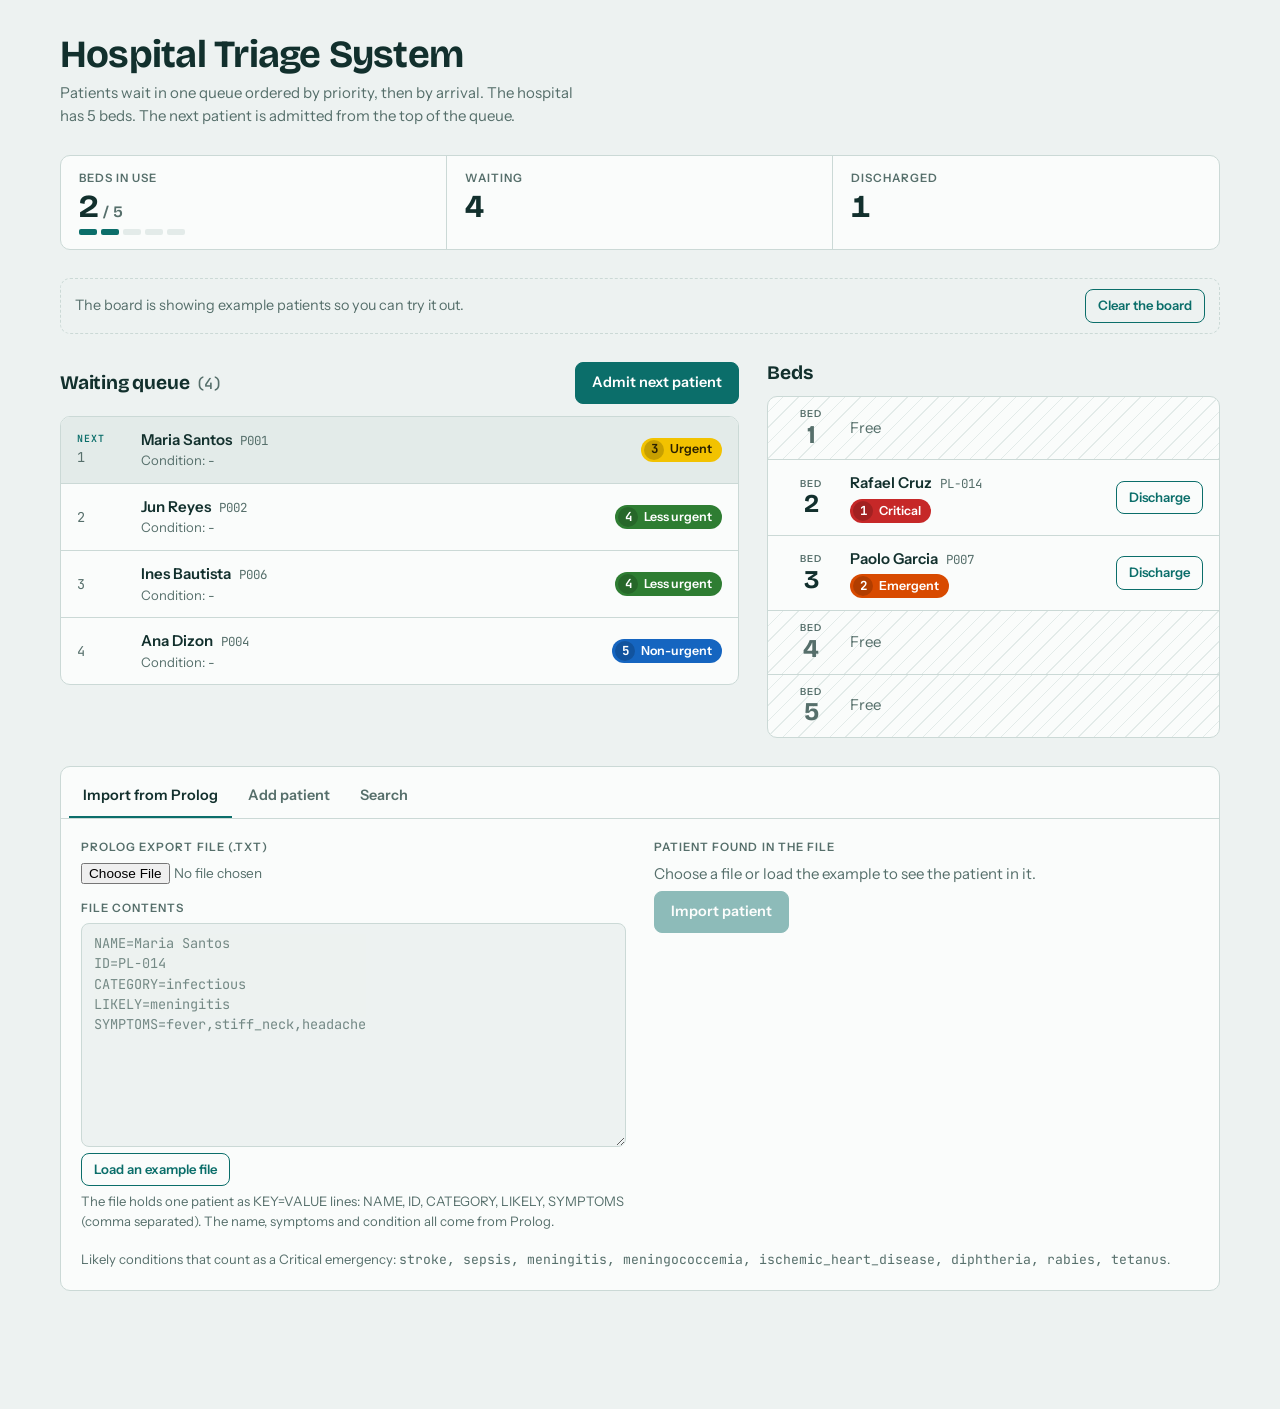
<file: public-c/index.html>
<!DOCTYPE html>
<html lang="en">
<head>
  <meta charset="UTF-8">
  <meta name="viewport" content="width=device-width, initial-scale=1">
  <title>Hospital Triage System</title>
  <link rel="preconnect" href="https://fonts.googleapis.com">
  <link rel="preconnect" href="https://fonts.gstatic.com" crossorigin>
  <link rel="stylesheet" href="https://fonts.googleapis.com/css2?family=Bricolage+Grotesque:wght@600;700&family=Instrument+Sans:wght@400;500;600&family=JetBrains+Mono:wght@400;500&display=swap">
  <link rel="stylesheet" href="style.css">
</head>
<body>
<div class="wrap">
  <header class="head">
    <div>
      <h1>Hospital Triage System</h1>
      <p>Patients wait in one queue ordered by priority, then by arrival. The hospital has 5 beds. The next patient is admitted from the top of the queue.</p>
    </div>
  </header>

  <section class="stats" aria-label="Hospital occupancy">
    <div class="stat"><span class="label">Beds in use</span><b id="st-beds">0<small> / 5</small></b><div class="ticks" id="st-ticks"></div></div>
    <div class="stat"><span class="label">Waiting</span><b id="st-wait">0</b></div>
    <div class="stat"><span class="label">Discharged</span><b id="st-dis">0</b></div>
  </section>

  <div class="sample" id="sample-note">
    <span>The board is showing example patients so you can try it out.</span>
    <button class="btn ghost small" id="clear-btn" type="button">Clear the board</button>
  </div>

  <main class="board">
    <section class="col" aria-labelledby="qh">
      <div class="coltop">
        <h2 id="qh">Waiting queue<span id="q-count"></span></h2>
        <button class="btn" id="admit-btn" type="button">Admit next patient</button>
      </div>
      <ol class="sheet" id="queue"></ol>
    </section>

    <section class="col" aria-labelledby="bh">
      <div class="coltop"><h2 id="bh">Beds</h2></div>
      <ul class="sheet" id="beds"></ul>
    </section>
  </main>

  <section class="tools" aria-label="Patient tools">
    <div class="tabs" role="tablist">
      <button class="tab" role="tab" id="t-imp" aria-controls="p-imp" aria-selected="true" data-tab="imp">Import from Prolog</button>
      <button class="tab" role="tab" id="t-add" aria-controls="p-add" aria-selected="false" data-tab="add">Add patient</button>
      <button class="tab" role="tab" id="t-sea" aria-controls="p-sea" aria-selected="false" data-tab="sea">Search</button>
    </div>

    <!-- Menu 2: Import patient (Prolog file). One patient per file; the name comes from the file. -->
    <div class="panel" id="p-imp" role="tabpanel" aria-labelledby="t-imp">
      <div class="cols2">
        <div class="field">
          <label class="label" for="i-file">Prolog export file (.txt)</label>
          <input type="file" id="i-file" accept=".txt,text/plain">
          <label class="label" for="i-text" style="margin-top:10px">File contents</label>
          <textarea id="i-text" rows="10" spellcheck="false" placeholder="NAME=Maria Santos&#10;ID=PL-014&#10;CATEGORY=infectious&#10;LIKELY=meningitis&#10;SYMPTOMS=fever,stiff_neck,headache"></textarea>
          <div><button class="btn ghost small" id="i-example" type="button">Load an example file</button></div>
          <p class="hint">The file holds one patient as KEY=VALUE lines: NAME, ID, CATEGORY, LIKELY, SYMPTOMS (comma separated). The name, symptoms and condition all come from Prolog.</p>
        </div>
        <div class="field">
          <span class="label">Patient found in the file</span>
          <div class="found" id="i-parsed" aria-live="polite"></div>
          <div><button class="btn" id="i-submit" type="button">Import patient</button></div>
        </div>
      </div>
      <p class="hint">Likely conditions that count as a Critical emergency: <span class="mono" id="emerg-list"></span>.</p>
    </div>

    <!-- Menu 1: Add patient (manual) -->
    <div class="panel" id="p-add" role="tabpanel" aria-labelledby="t-add" hidden>
      <div class="cols2">
        <div class="field">
          <label class="label" for="a-name">Patient name</label>
          <input type="text" id="a-name" maxlength="49" autocomplete="off" placeholder="Full name">
          <label class="label" for="a-sym" style="margin-top:10px">Symptoms (up to 10)</label>
          <div class="row">
            <input type="text" id="a-sym" maxlength="29" autocomplete="off" placeholder="e.g. chest pain">
            <button class="btn ghost small" id="a-sym-add" type="button">Add</button>
          </div>
          <div class="chips" id="a-chips"></div>
        </div>
        <div class="field">
          <span class="label">Visible conditions (up to 5)</span>
          <div class="vis" id="a-vis"></div>
          <div class="preview" id="a-preview" aria-live="polite"></div>
          <div><button class="btn" id="a-submit" type="button">Add to waiting queue</button></div>
        </div>
      </div>
    </div>

    <!-- Menu 6: Search patient by name -->
    <div class="panel" id="p-sea" role="tabpanel" aria-labelledby="t-sea" hidden>
      <div class="field" style="max-width:420px">
        <label class="label" for="s-q">Search patient by name</label>
        <input type="text" id="s-q" autocomplete="off" placeholder="Part of a name, any case">
      </div>
      <div class="hits" id="s-results" aria-live="polite"></div>
    </div>
  </section>
</div>

<div class="toast" id="toast" role="status" aria-live="polite" hidden><div id="toast-msg"></div></div>

<script src="app.js"></script>
</body>
</html>
</file>
<file: public-c/style.css>
/* Layout: a ward board. Stats strip on top, waiting queue left, five bed rows right, intake / import / search / records tools underneath. */
:root {
  --bg: #edf2f1;
  --surface: #fafcfb;
  --surface-2: #e3ebe9;
  --ink: #12302d;
  --muted: #566f6b;
  --line: #cbd9d6;
  --accent: #0b6e6a;
  --on-accent: #ffffff;
  --danger: #b3261e;

  --p1: #c62828; --p1-ink: #ffffff;
  --p2: #d84a00; --p2-ink: #ffffff;
  --p3: #f2c200; --p3-ink: #2a2100;
  --p4: #2e7d32; --p4-ink: #ffffff;
  --p5: #1565c0; --p5-ink: #ffffff;

  --font-display: "Bricolage Grotesque", "Segoe UI", system-ui, sans-serif;
  --font-body: "Instrument Sans", "Segoe UI", system-ui, sans-serif;
  --font-mono: "JetBrains Mono", ui-monospace, "SFMono-Regular", Menlo, Consolas, monospace;
}
@media (prefers-color-scheme: dark) {
  :root:not([data-theme="light"]) {
    --bg: #0c1918; --surface: #132422; --surface-2: #1b322f; --ink: #e2efed; --muted: #8fa9a5;
    --line: #26413e; --accent: #4fd1c5; --on-accent: #04201e; --danger: #ff8a80;
    --p1: #ef5350; --p1-ink: #1a0505; --p2: #ff9a3c; --p2-ink: #261000; --p3: #ffd54f; --p3-ink: #2a2100;
    --p4: #66bb6a; --p4-ink: #07200a; --p5: #64b5f6; --p5-ink: #04182b;
    color-scheme: dark;
  }
}
:root[data-theme="dark"] {
  --bg: #0c1918; --surface: #132422; --surface-2: #1b322f; --ink: #e2efed; --muted: #8fa9a5;
  --line: #26413e; --accent: #4fd1c5; --on-accent: #04201e; --danger: #ff8a80;
  --p1: #ef5350; --p1-ink: #1a0505; --p2: #ff9a3c; --p2-ink: #261000; --p3: #ffd54f; --p3-ink: #2a2100;
  --p4: #66bb6a; --p4-ink: #07200a; --p5: #64b5f6; --p5-ink: #04182b;
  color-scheme: dark;
}

* { box-sizing: border-box; }
[hidden] { display: none !important; }
body {
  background: var(--bg); color: var(--ink);
  font-family: var(--font-body); font-size: 15px; line-height: 1.5;
  padding-block: 24px 110px;
  padding-left: max(16px, env(safe-area-inset-left, 0px));
  padding-right: max(16px, env(safe-area-inset-right, 0px));
}
.wrap { max-width: 1160px; margin: 0 auto; display: flex; flex-direction: column; gap: 28px; }
h1, h2, h3 { font-family: var(--font-display); margin: 0; text-wrap: balance; line-height: 1.15; }
h1 { font-size: clamp(1.7rem, 4vw, 2.4rem); font-weight: 700; letter-spacing: -0.02em; }
h2 { font-size: 1.2rem; font-weight: 700; letter-spacing: -0.01em; }
p { margin: 0; }
.mono { font-family: var(--font-mono); font-variant-numeric: tabular-nums; }
.muted { color: var(--muted); }
.label { font-size: 0.72rem; text-transform: uppercase; letter-spacing: 0.09em; color: var(--muted); font-weight: 600; }
:focus-visible { outline: 2px solid var(--accent); outline-offset: 2px; }

/* header + stats */
.head { display: flex; flex-wrap: wrap; align-items: end; justify-content: space-between; gap: 16px; }
.head p { color: var(--muted); max-width: 52ch; margin-top: 6px; }
.stats { display: flex; flex-wrap: wrap; border: 1px solid var(--line); border-radius: 10px; background: var(--surface); }
.stat { flex: 1 1 140px; min-width: 0; padding: 14px 18px; display: flex; flex-direction: column; gap: 4px; border-right: 1px solid var(--line); }
.stat:last-child { border-right: 0; }
.stat b { font-family: var(--font-display); font-size: 2rem; line-height: 1; font-weight: 700; font-variant-numeric: tabular-nums; }
.stat b small { font-size: 1rem; color: var(--muted); font-weight: 600; }
.ticks { display: flex; gap: 4px; margin-top: 2px; }
.tick { width: 18px; height: 6px; border-radius: 2px; background: var(--surface-2); }
.tick.on { background: var(--accent); }
@media (max-width: 560px) { .stat { flex-basis: 45%; border-bottom: 1px solid var(--line); } }

.sample { display: flex; flex-wrap: wrap; align-items: center; justify-content: space-between; gap: 10px; padding: 10px 14px; border: 1px dashed var(--line); border-radius: 10px; color: var(--muted); font-size: 0.9rem; }

/* buttons + fields */
.btn { font: inherit; font-weight: 600; font-size: 0.9rem; border-radius: 8px; padding: 9px 16px; cursor: pointer; border: 1px solid var(--accent); background: var(--accent); color: var(--on-accent); }
.btn:hover:not(:disabled) { filter: brightness(1.08); }
.btn.ghost { background: transparent; color: var(--accent); }
.btn.small { padding: 6px 12px; font-size: 0.82rem; }
.btn:disabled { opacity: 0.45; cursor: not-allowed; }
input[type="text"], textarea { font: inherit; width: 100%; color: var(--ink); background: var(--bg); border: 1px solid var(--line); border-radius: 8px; padding: 9px 12px; }
input[type="text"]::placeholder, textarea::placeholder { color: var(--muted); opacity: 0.8; }
textarea { font-family: var(--font-mono); font-size: 0.85rem; resize: vertical; }
input[type="file"] { font: inherit; font-size: 0.85rem; max-width: 100%; color: var(--muted); }

/* priority chip */
.pchip { display: inline-flex; align-items: center; gap: 6px; padding: 2px 10px 2px 3px; border-radius: 999px; font-size: 0.78rem; font-weight: 600; white-space: nowrap; background: var(--pf); color: var(--pi); }
.pchip b { display: inline-grid; place-items: center; width: 20px; height: 20px; border-radius: 50%; background: rgba(0,0,0,0.18); font-family: var(--font-mono); font-size: 0.78rem; }
.p1 { --pf: var(--p1); --pi: var(--p1-ink); } .p2 { --pf: var(--p2); --pi: var(--p2-ink); }
.p3 { --pf: var(--p3); --pi: var(--p3-ink); } .p4 { --pf: var(--p4); --pi: var(--p4-ink); }
.p5 { --pf: var(--p5); --pi: var(--p5-ink); }

/* board */
.board { display: grid; grid-template-columns: minmax(0, 1.5fr) minmax(0, 1fr); gap: 28px; align-items: start; }
@media (max-width: 880px) { .board { grid-template-columns: minmax(0, 1fr); } }
.col { min-width: 0; display: flex; flex-direction: column; gap: 12px; }
.coltop { display: flex; flex-wrap: wrap; align-items: center; justify-content: space-between; gap: 10px; }
.coltop h2 span { font-family: var(--font-mono); font-weight: 500; color: var(--muted); font-size: 0.95rem; margin-left: 6px; }
.sheet { list-style: none; margin: 0; padding: 0; border: 1px solid var(--line); border-radius: 10px; background: var(--surface); overflow: hidden; }
.sheet > li { border-bottom: 1px solid var(--line); }
.sheet > li:last-child { border-bottom: 0; }
.empty { padding: 28px 18px; text-align: center; color: var(--muted); }

.qrow { display: grid; grid-template-columns: 52px minmax(0, 1fr) auto; gap: 12px; align-items: center; padding: 12px 16px; }
.qrow.next { background: var(--surface-2); }
.pos { font-family: var(--font-mono); color: var(--muted); font-size: 0.85rem; }
.pos em { display: block; font-style: normal; font-size: 0.62rem; letter-spacing: 0.1em; text-transform: uppercase; color: var(--accent); font-weight: 600; }
.who { min-width: 0; }
.who strong { font-weight: 600; overflow-wrap: anywhere; }
.who .id { font-family: var(--font-mono); font-size: 0.78rem; color: var(--muted); margin-left: 8px; }
.who .sub { display: block; font-size: 0.82rem; color: var(--muted); overflow-wrap: anywhere; }
@media (max-width: 460px) { .qrow { grid-template-columns: 40px minmax(0, 1fr); } .qrow .pchip { grid-column: 2; justify-self: start; } }

.bed { display: grid; grid-template-columns: 54px minmax(0, 1fr) auto; gap: 12px; align-items: center; padding: 12px 16px; }
.bednum { display: flex; flex-direction: column; align-items: center; line-height: 1; gap: 3px; }
.bednum small { font-size: 0.6rem; letter-spacing: 0.12em; color: var(--muted); font-weight: 600; }
.bednum b { font-family: var(--font-display); font-size: 1.6rem; }
.bed.free { color: var(--muted); background: repeating-linear-gradient(135deg, transparent 0 10px, var(--surface-2) 10px 11px); }
.bed .meta { display: flex; flex-wrap: wrap; align-items: center; gap: 8px; margin-top: 4px; }
@media (max-width: 460px) { .bed { grid-template-columns: 44px minmax(0, 1fr); } .bed .btn { grid-column: 2; justify-self: start; } }

/* tools */
.tools { border: 1px solid var(--line); border-radius: 10px; background: var(--surface); }
.tabs { display: flex; gap: 2px; padding: 8px 8px 0; border-bottom: 1px solid var(--line); overflow-x: auto; }
.tab { font: inherit; font-weight: 600; font-size: 0.9rem; background: none; border: 0; border-bottom: 2px solid transparent; color: var(--muted); padding: 10px 14px; cursor: pointer; white-space: nowrap; }
.tab[aria-selected="true"] { color: var(--ink); border-bottom-color: var(--accent); }
.panel { padding: 20px; display: grid; gap: 18px; }
.cols2 { display: grid; grid-template-columns: repeat(2, minmax(0, 1fr)); gap: 28px; }
@media (max-width: 760px) { .cols2 { grid-template-columns: minmax(0, 1fr); gap: 18px; } }
.field { display: flex; flex-direction: column; gap: 6px; min-width: 0; }
.row { display: flex; gap: 8px; }
.row > input { flex: 1; min-width: 0; }
.hint { font-size: 0.82rem; color: var(--muted); }
.chips { display: flex; flex-wrap: wrap; gap: 6px; }
.chip { font-family: var(--font-mono); font-size: 0.78rem; padding: 3px 4px 3px 10px; border: 1px solid var(--line); border-radius: 6px; background: var(--bg); display: inline-flex; align-items: center; gap: 6px; }
.chip button { font: inherit; background: none; border: 0; color: var(--muted); cursor: pointer; padding: 0 6px; }
.vis { display: grid; grid-template-columns: repeat(auto-fill, minmax(190px, 1fr)); gap: 8px; }
.vbtn { font: inherit; font-size: 0.88rem; text-align: left; display: flex; align-items: center; justify-content: space-between; gap: 8px; padding: 8px 12px; border: 1px solid var(--line); border-radius: 8px; background: var(--bg); color: var(--ink); cursor: pointer; }
.vbtn[aria-pressed="true"] { border-color: var(--accent); box-shadow: inset 0 0 0 1px var(--accent); background: var(--surface-2); font-weight: 600; }
.vbtn .pchip { padding: 1px 8px 1px 2px; font-size: 0.7rem; }
.vbtn .pchip b { width: 16px; height: 16px; font-size: 0.68rem; }
.preview { display: flex; flex-wrap: wrap; align-items: center; gap: 10px 14px; padding: 12px 14px; border-radius: 8px; background: var(--surface-2); }
.preview p { flex: 1 1 220px; min-width: 0; font-size: 0.88rem; }
.kv { display: grid; grid-template-columns: max-content minmax(0, 1fr); gap: 4px 14px; margin: 0; font-size: 0.88rem; }
.kv dt { color: var(--muted); } .kv dd { margin: 0; overflow-wrap: anywhere; }
.hit { padding: 14px 16px; border: 1px solid var(--line); border-radius: 8px; background: var(--bg); display: grid; gap: 8px; }
.hits { display: grid; grid-template-columns: repeat(auto-fill, minmax(260px, 1fr)); gap: 12px; }
.tablewrap { overflow-x: auto; }
table { width: 100%; border-collapse: collapse; font-size: 0.88rem; }
th { text-align: left; font-size: 0.7rem; text-transform: uppercase; letter-spacing: 0.09em; color: var(--muted); padding: 8px 12px; border-bottom: 1px solid var(--line); white-space: nowrap; }
td { padding: 9px 12px; border-bottom: 1px solid var(--line); vertical-align: middle; }
tr:last-child td { border-bottom: 0; }
.status { font-size: 0.78rem; font-weight: 600; padding: 2px 8px; border-radius: 6px; background: var(--surface-2); }
.status.admitted { background: var(--accent); color: var(--on-accent); }

.toast { position: fixed; left: 0; right: 0; bottom: 0; display: flex; justify-content: center; pointer-events: none;
  padding: 12px max(16px, env(safe-area-inset-right, 0px)) calc(14px + env(safe-area-inset-bottom, 0px)) max(16px, env(safe-area-inset-left, 0px)); }
.toast div { pointer-events: auto; max-width: 560px; background: var(--ink); color: var(--bg); padding: 11px 18px; border-radius: 10px; font-size: 0.92rem; box-shadow: 0 6px 24px rgba(0,0,0,0.25); }
.toast.err div { background: var(--danger); color: var(--bg); }
@media (prefers-reduced-motion: no-preference) { .toast div { animation: rise 0.18s ease-out; } @keyframes rise { from { transform: translateY(8px); opacity: 0; } } }

/* import results */
.found { display: grid; gap: 8px; }
.found .item { display: grid; gap: 4px; padding: 10px 12px; border: 1px solid var(--line); border-radius: 8px; background: var(--bg); min-width: 0; }
.found .item .top { display: flex; flex-wrap: wrap; align-items: center; justify-content: space-between; gap: 8px; }
.found .item strong { overflow-wrap: anywhere; }
.found .item .sub { font-size: 0.82rem; color: var(--muted); overflow-wrap: anywhere; }
.found .item.bad { border-color: var(--danger); }
.found .item.bad .sub { color: var(--danger); }
</file>
